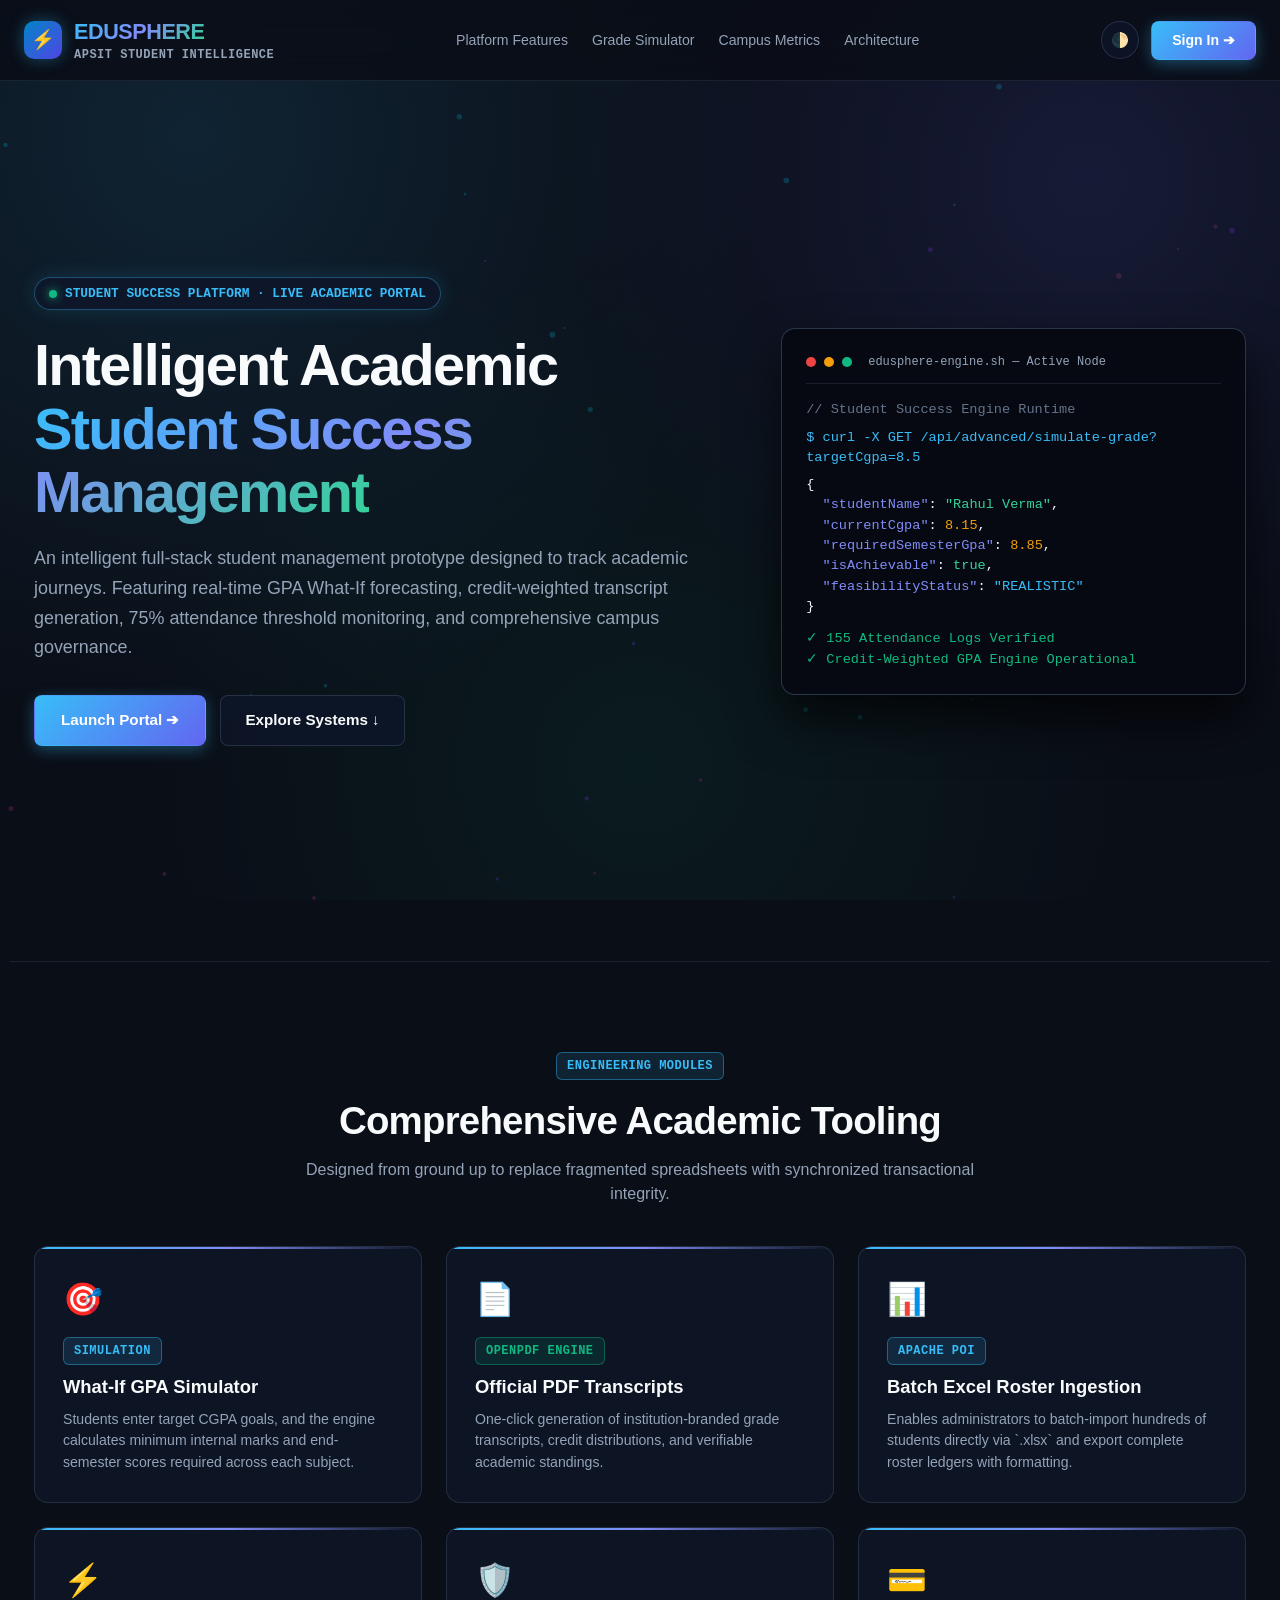
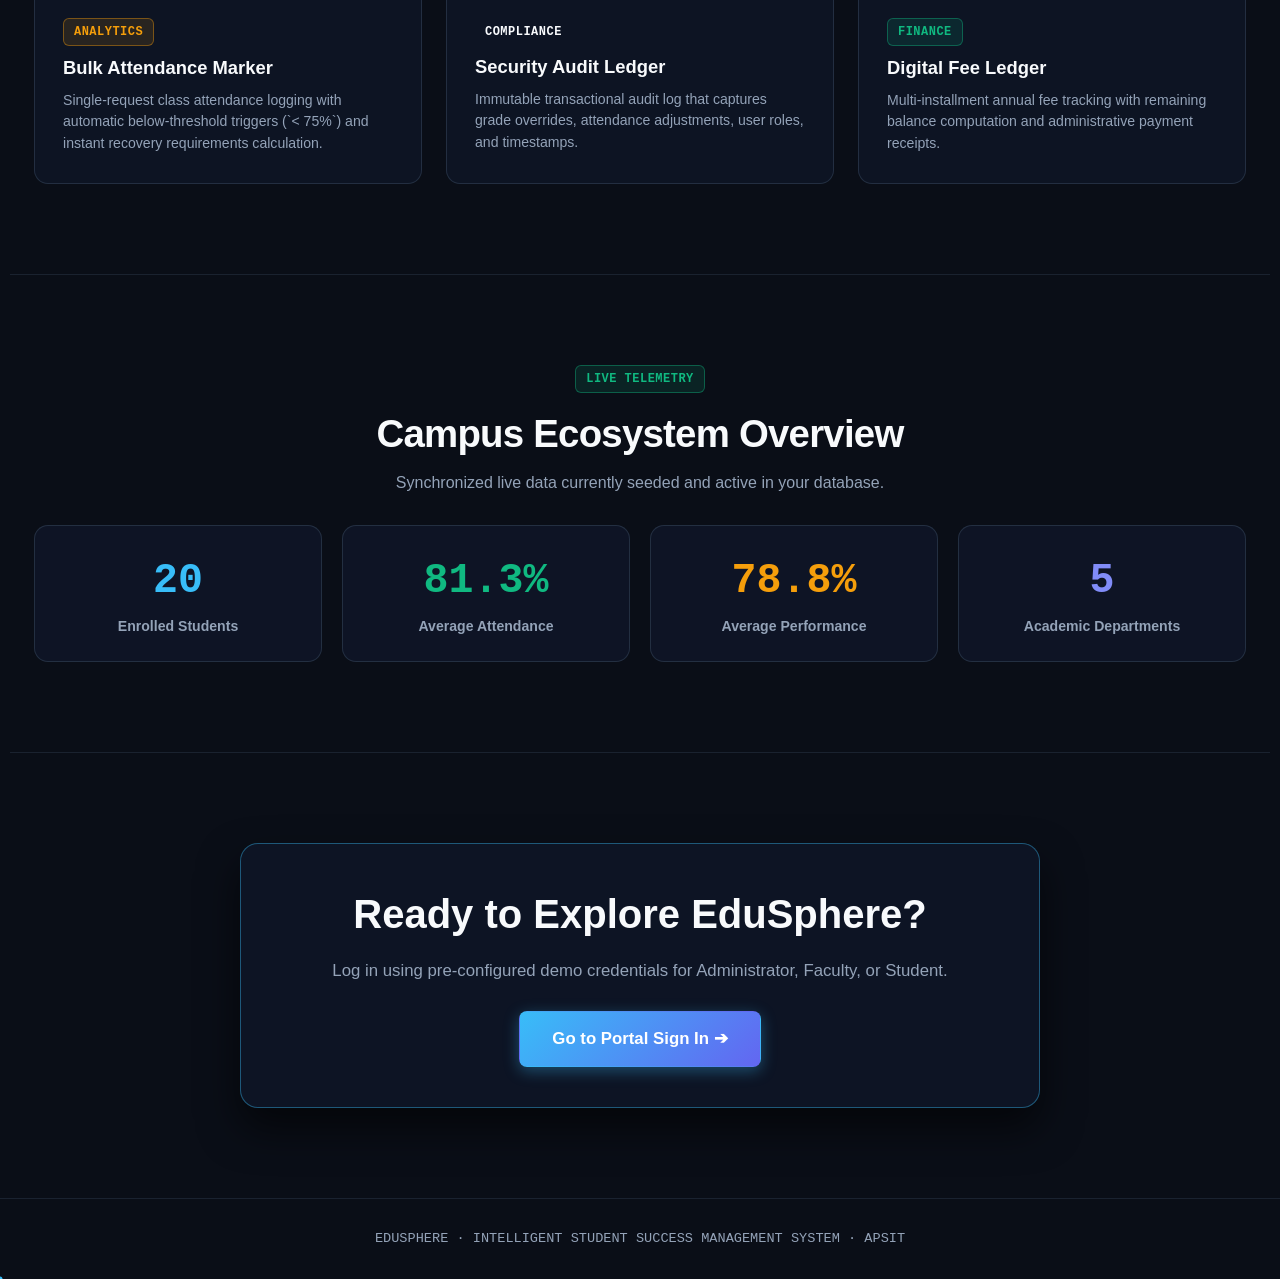
<file: index.html>
<!DOCTYPE html>
<html lang="en">
<head>
  <meta charset="UTF-8">
  <meta name="viewport" content="width=device-width, initial-scale=1.0">
  <title>EduSphere — Intelligent Student Success & Engineering Portal</title>
  <link rel="stylesheet" href="css/styles.css">
  <style>
    /* Coding Nexus Full-Page Scroll Sections */
    html {
      scroll-behavior: smooth;
    }
    .nexus-nav {
      position: sticky;
      top: 0;
      z-index: 50;
      background: rgba(10, 14, 23, 0.85);
      backdrop-filter: blur(16px);
      -webkit-backdrop-filter: blur(16px);
      border-bottom: 1px solid rgba(51, 65, 85, 0.4);
      padding: 16px 24px;
    }
    .nav-container {
      max-width: 1260px;
      margin: 0 auto;
      display: flex;
      justify-content: space-between;
      align-items: center;
    }
    .nav-links {
      display: flex;
      gap: 24px;
      align-items: center;
    }
    .nav-links a {
      color: var(--text-muted);
      text-decoration: none;
      font-size: 0.88rem;
      font-weight: 500;
      transition: color 0.2s ease;
    }
    .nav-links a:hover {
      color: #38bdf8;
    }
    .section-wrap {
      max-width: 1260px;
      margin: 0 auto;
      padding: 90px 24px;
      position: relative;
    }
    .hero-banner {
      display: grid;
      grid-template-columns: 1.2fr 0.8fr;
      gap: 50px;
      align-items: center;
      min-height: calc(100vh - 120px);
    }
    .tech-pill {
      display: inline-flex;
      align-items: center;
      gap: 8px;
      padding: 6px 14px;
      border-radius: 9999px;
      background: rgba(15, 23, 42, 0.85);
      border: 1px solid rgba(56, 189, 248, 0.35);
      color: #38bdf8;
      font-size: 0.8rem;
      font-weight: 600;
      font-family: var(--font-mono);
      margin-bottom: 24px;
      box-shadow: 0 0 20px rgba(56, 189, 248, 0.15);
    }
    .pulse-dot {
      width: 8px;
      height: 8px;
      border-radius: 50%;
      background: #10b981;
      box-shadow: 0 0 10px #10b981;
      animation: pulse 1.8s infinite;
    }
    @keyframes pulse {
      0%, 100% { opacity: 1; transform: scale(1); }
      50% { opacity: 0.4; transform: scale(0.85); }
    }
    .feature-grid {
      display: grid;
      grid-template-columns: repeat(3, 1fr);
      gap: 24px;
      margin-top: 40px;
    }
    .feature-card {
      background: rgba(15, 23, 42, 0.7);
      border: 1px solid rgba(51, 65, 85, 0.6);
      border-radius: 14px;
      padding: 28px;
      transition: all 0.25s ease;
      position: relative;
      overflow: hidden;
    }
    .feature-card:hover {
      border-color: rgba(56, 189, 248, 0.5);
      transform: translateY(-4px);
      box-shadow: 0 15px 35px rgba(0, 0, 0, 0.5);
    }
    .feature-card::before {
      content: '';
      position: absolute;
      top: 0;
      left: 0;
      width: 100%;
      height: 2px;
      background: linear-gradient(90deg, #38bdf8, #818cf8, transparent);
    }
    .metric-box {
      background: rgba(15, 23, 42, 0.8);
      border: 1px solid rgba(51, 65, 85, 0.6);
      border-radius: 14px;
      padding: 24px;
      text-align: center;
    }
    .metric-val {
      font-size: 2.6rem;
      font-weight: 800;
      color: #38bdf8;
      font-family: var(--font-mono);
      margin-bottom: 4px;
    }
    .code-terminal {
      background: #060911;
      border: 1px solid rgba(51, 65, 85, 0.8);
      border-radius: 14px;
      padding: 24px;
      font-family: var(--font-mono);
      font-size: 0.85rem;
      box-shadow: 0 25px 50px rgba(0, 0, 0, 0.7);
    }
    .terminal-header {
      display: flex;
      align-items: center;
      gap: 8px;
      margin-bottom: 16px;
      padding-bottom: 12px;
      border-bottom: 1px solid rgba(51, 65, 85, 0.4);
    }
    .terminal-dot {
      width: 10px;
      height: 10px;
      border-radius: 50%;
    }
    @media (max-width: 960px) {
      .hero-banner {
        grid-template-columns: 1fr;
        padding-top: 30px;
      }
      .feature-grid {
        grid-template-columns: 1fr;
      }
      .nav-links {
        display: none;
      }
    }
  </style>
</head>
<body>
  <canvas id="bg-canvas"></canvas>

  <!-- Sticky Navbar -->
  <header class="nexus-nav">
    <div class="nav-container">
      <div class="brand-title" style="display:flex; align-items:center; gap:12px;">
        <div style="width:38px; height:38px; border-radius:10px; background:linear-gradient(135deg, #0284c7, #4f46e5); display:flex; align-items:center; justify-content:center; font-size:1.2rem; box-shadow:0 0 15px rgba(56, 189, 248, 0.35);">
          ⚡
        </div>
        <div>
          <span class="gradient-text" style="font-size:1.35rem; font-weight:800; letter-spacing:-0.02em;">EDUSPHERE</span>
          <span style="font-size:0.75rem; color:var(--text-muted); display:block; font-family:var(--font-mono); margin-top:-2px;">APSIT STUDENT INTELLIGENCE</span>
        </div>
      </div>

      <nav class="nav-links">
        <a href="#features">Platform Features</a>
        <a href="#simulator">Grade Simulator</a>
        <a href="#metrics">Campus Metrics</a>
        <a href="#architecture">Architecture</a>
      </nav>

      <div style="display:flex; align-items:center; gap:12px;">
        <button id="theme-toggle-btn" class="btn btn-secondary btn-icon" onclick="toggleTheme()" title="Toggle Theme" style="padding:8px 12px;">🌓</button>
        <a href="/login.html" class="btn btn-primary" style="padding:8px 20px; font-size:0.88rem;">Sign In ➔</a>
      </div>
    </div>
  </header>

  <!-- SECTION 1: HERO SECTION -->
  <section class="section-wrap" style="padding-top:40px; padding-bottom:60px;">
    <div class="hero-banner">
      <div>
        <div class="tech-pill">
          <span class="pulse-dot"></span>
          <span>STUDENT SUCCESS PLATFORM · LIVE ACADEMIC PORTAL</span>
        </div>

        <h1 style="font-size:3.6rem; line-height:1.1; margin-bottom:20px; font-weight:800; letter-spacing:-0.03em;">
          Intelligent Academic<br>
          <span class="gradient-text">Student Success Management</span>
        </h1>

        <p style="font-size:1.12rem; color:var(--text-muted); margin-bottom:32px; line-height:1.65;">
          An intelligent full-stack student management prototype designed to track academic journeys. Featuring real-time GPA What-If forecasting, credit-weighted transcript generation, 75% attendance threshold monitoring, and comprehensive campus governance.
        </p>

        <div style="display:flex; gap:14px; flex-wrap:wrap;">
          <a href="/login.html" class="btn btn-primary" style="padding:13px 26px; font-size:0.95rem;">
            Launch Portal ➔
          </a>
          <a href="#features" class="btn btn-secondary" style="padding:13px 24px; font-size:0.95rem;">
            Explore Systems ↓
          </a>
        </div>
      </div>

      <!-- Live Code/Terminal Preview -->
      <div class="code-terminal">
        <div class="terminal-header">
          <div class="terminal-dot" style="background:#ef4444;"></div>
          <div class="terminal-dot" style="background:#f59e0b;"></div>
          <div class="terminal-dot" style="background:#10b981;"></div>
          <span style="font-size:0.75rem; color:var(--text-muted); margin-left:8px;">edusphere-engine.sh — Active Node</span>
        </div>
        <div style="color:#64748b; margin-bottom:8px;">// Student Success Engine Runtime</div>
        <div style="color:#38bdf8; margin-bottom:6px;">$ curl -X GET /api/advanced/simulate-grade?targetCgpa=8.5</div>
        <div style="color:#f8fafc; margin-bottom:12px;">{<br>
        &nbsp;&nbsp;<span style="color:#818cf8;">"studentName"</span>: <span style="color:#34d399;">"Rahul Verma"</span>,<br>
        &nbsp;&nbsp;<span style="color:#818cf8;">"currentCgpa"</span>: <span style="color:#f59e0b;">8.15</span>,<br>
        &nbsp;&nbsp;<span style="color:#818cf8;">"requiredSemesterGpa"</span>: <span style="color:#f59e0b;">8.85</span>,<br>
        &nbsp;&nbsp;<span style="color:#818cf8;">"isAchievable"</span>: <span style="color:#34d399;">true</span>,<br>
        &nbsp;&nbsp;<span style="color:#818cf8;">"feasibilityStatus"</span>: <span style="color:#38bdf8;">"REALISTIC"</span><br>
        }</div>
        <div style="color:#10b981;">✓ 155 Attendance Logs Verified</div>
        <div style="color:#10b981;">✓ Credit-Weighted GPA Engine Operational</div>
      </div>
    </div>
  </section>

  <!-- SECTION 2: PLATFORM CORE FEATURES -->
  <section id="features" class="section-wrap" style="border-top:1px solid rgba(51, 65, 85, 0.4);">
    <div style="text-align:center; max-width:700px; margin:0 auto 20px;">
      <span class="badge badge-info" style="margin-bottom:12px;">ENGINEERING MODULES</span>
      <h2 style="font-size:2.4rem; font-weight:800; letter-spacing:-0.02em;">Comprehensive Academic Tooling</h2>
      <p style="color:var(--text-muted); font-size:1rem; margin-top:8px;">
        Designed from ground up to replace fragmented spreadsheets with synchronized transactional integrity.
      </p>
    </div>

    <div class="feature-grid">
      <div class="feature-card">
        <div style="font-size:2rem; margin-bottom:14px;">🎯</div>
        <span class="badge badge-info" style="margin-bottom:8px;">SIMULATION</span>
        <h3 style="font-size:1.15rem; margin-bottom:8px;">What-If GPA Simulator</h3>
        <p style="color:var(--text-muted); font-size:0.88rem; line-height:1.55;">
          Students enter target CGPA goals, and the engine calculates minimum internal marks and end-semester scores required across each subject.
        </p>
      </div>

      <div class="feature-card">
        <div style="font-size:2rem; margin-bottom:14px;">📄</div>
        <span class="badge badge-active" style="margin-bottom:8px;">OPENPDF ENGINE</span>
        <h3 style="font-size:1.15rem; margin-bottom:8px;">Official PDF Transcripts</h3>
        <p style="color:var(--text-muted); font-size:0.88rem; line-height:1.55;">
          One-click generation of institution-branded grade transcripts, credit distributions, and verifiable academic standings.
        </p>
      </div>

      <div class="feature-card">
        <div style="font-size:2rem; margin-bottom:14px;">📊</div>
        <span class="badge badge-info" style="margin-bottom:8px;">APACHE POI</span>
        <h3 style="font-size:1.15rem; margin-bottom:8px;">Batch Excel Roster Ingestion</h3>
        <p style="color:var(--text-muted); font-size:0.88rem; line-height:1.55;">
          Enables administrators to batch-import hundreds of students directly via `.xlsx` and export complete roster ledgers with formatting.
        </p>
      </div>

      <div class="feature-card">
        <div style="font-size:2rem; margin-bottom:14px;">⚡</div>
        <span class="badge badge-warning" style="margin-bottom:8px;">ANALYTICS</span>
        <h3 style="font-size:1.15rem; margin-bottom:8px;">Bulk Attendance Marker</h3>
        <p style="color:var(--text-muted); font-size:0.88rem; line-height:1.55;">
          Single-request class attendance logging with automatic below-threshold triggers (`< 75%`) and instant recovery requirements calculation.
        </p>
      </div>

      <div class="feature-card">
        <div style="font-size:2rem; margin-bottom:14px;">🛡️</div>
        <span class="badge badge-danger" style="margin-bottom:8px;">COMPLIANCE</span>
        <h3 style="font-size:1.15rem; margin-bottom:8px;">Security Audit Ledger</h3>
        <p style="color:var(--text-muted); font-size:0.88rem; line-height:1.55;">
          Immutable transactional audit log that captures grade overrides, attendance adjustments, user roles, and timestamps.
        </p>
      </div>

      <div class="feature-card">
        <div style="font-size:2rem; margin-bottom:14px;">💳</div>
        <span class="badge badge-active" style="margin-bottom:8px;">FINANCE</span>
        <h3 style="font-size:1.15rem; margin-bottom:8px;">Digital Fee Ledger</h3>
        <p style="color:var(--text-muted); font-size:0.88rem; line-height:1.55;">
          Multi-installment annual fee tracking with remaining balance computation and administrative payment receipts.
        </p>
      </div>
    </div>
  </section>

  <!-- SECTION 3: CAMPUS METRICS -->
  <section id="metrics" class="section-wrap" style="border-top:1px solid rgba(51, 65, 85, 0.4);">
    <div style="text-align:center; max-width:700px; margin:0 auto 30px;">
      <span class="badge badge-active" style="margin-bottom:12px;">LIVE TELEMETRY</span>
      <h2 style="font-size:2.4rem; font-weight:800; letter-spacing:-0.02em;">Campus Ecosystem Overview</h2>
      <p style="color:var(--text-muted); font-size:1rem; margin-top:8px;">
        Synchronized live data currently seeded and active in your database.
      </p>
    </div>

    <div style="display:grid; grid-template-columns:repeat(4, 1fr); gap:20px;">
      <div class="metric-box">
        <div class="metric-val" id="metric-students">20</div>
        <div style="color:var(--text-muted); font-size:0.88rem; font-weight:600;">Enrolled Students</div>
      </div>
      <div class="metric-box">
        <div class="metric-val" id="metric-attendance" style="color:#10b981;">81.3%</div>
        <div style="color:var(--text-muted); font-size:0.88rem; font-weight:600;">Average Attendance</div>
      </div>
      <div class="metric-box">
        <div class="metric-val" id="metric-marks" style="color:#f59e0b;">78.8%</div>
        <div style="color:var(--text-muted); font-size:0.88rem; font-weight:600;">Average Performance</div>
      </div>
      <div class="metric-box">
        <div class="metric-val" id="metric-faculty" style="color:#818cf8;">5</div>
        <div style="color:var(--text-muted); font-size:0.88rem; font-weight:600;">Academic Departments</div>
      </div>
    </div>
  </section>

  <!-- SECTION 4: CALL TO ACTION -->
  <section class="section-wrap" style="border-top:1px solid rgba(51, 65, 85, 0.4); text-align:center;">
    <div style="max-width:800px; margin:0 auto; padding:40px; background:rgba(15, 23, 42, 0.75); border:1px solid rgba(56, 189, 248, 0.4); border-radius:18px; box-shadow:0 20px 40px rgba(0,0,0,0.6);">
      <h2 style="font-size:2.5rem; font-weight:800; margin-bottom:14px;">Ready to Explore EduSphere?</h2>
      <p style="color:var(--text-muted); font-size:1.05rem; margin-bottom:28px;">
        Log in using pre-configured demo credentials for Administrator, Faculty, or Student.
      </p>
      <a href="/login.html" class="btn btn-primary" style="padding:14px 32px; font-size:1.05rem;">
        Go to Portal Sign In ➔
      </a>
    </div>
  </section>

  <!-- Footer -->
  <footer style="border-top:1px solid rgba(51, 65, 85, 0.4); padding:30px 24px; text-align:center; font-size:0.85rem; color:var(--text-muted); font-family:var(--font-mono);">
    EDUSPHERE · INTELLIGENT STUDENT SUCCESS MANAGEMENT SYSTEM · APSIT
  </footer>

  <script src="js/api.js"></script>
  <script src="js/auth.js"></script>
  <script src="js/dashboard.js"></script>
  <script src="js/cursor.js"></script>
  <script>
    function toggleTheme() {
      const current = document.documentElement.getAttribute('data-theme');
      const next = current === 'light' ? 'dark' : 'light';
      document.documentElement.setAttribute('data-theme', next);
      localStorage.setItem('student360_theme', next);
    }
    const savedTheme = localStorage.getItem('student360_theme') || 'dark';
    document.documentElement.setAttribute('data-theme', savedTheme);

    Dashboard.initParticles();
  </script>
</body>
</html>
</file>
<file: css/styles.css>
/* EduSphere — Modern Tech Dark Theme Inspired by Coding Nexus */
:root {
  --bg-dark: #0a0e17;
  --bg-gradient: radial-gradient(circle at 15% 15%, rgba(56, 189, 248, 0.12) 0%, transparent 45%),
                 radial-gradient(circle at 85% 20%, rgba(99, 102, 241, 0.14) 0%, transparent 40%),
                 radial-gradient(circle at 50% 85%, rgba(16, 185, 129, 0.08) 0%, transparent 50%),
                 #0a0e17;
  --card-bg: rgba(15, 23, 42, 0.72);
  --card-hover: rgba(30, 41, 59, 0.85);
  --border: rgba(51, 65, 85, 0.65);
  --border-glow: rgba(56, 189, 248, 0.5);
  --text: #f8fafc;
  --text-muted: #94a3b8;
  --primary: #38bdf8;
  --primary-glow: rgba(56, 189, 248, 0.35);
  --secondary: #6366f1;
  --success: #10b981;
  --warning: #f59e0b;
  --danger: #ef4444;
  --sidebar-w: 260px;
  --sidebar-collapsed: 72px;
  --radius: 14px;
  --radius-sm: 8px;
  --shadow: 0 20px 40px -15px rgba(0, 0, 0, 0.65);
  --transition: all 0.2s cubic-bezier(0.4, 0, 0.2, 1);
  --font-mono: ui-monospace, SFMono-Regular, Menlo, Monaco, Consolas, "Liberation Mono", monospace;
}

[data-theme="light"] {
  --bg-dark: #f8fafc;
  --bg-gradient: radial-gradient(circle at 10% 20%, rgba(56, 189, 248, 0.08) 0%, transparent 40%),
                 radial-gradient(circle at 90% 80%, rgba(99, 102, 241, 0.06) 0%, transparent 40%),
                 #f1f5f9;
  --card-bg: rgba(255, 255, 255, 0.9);
  --card-hover: rgba(255, 255, 255, 1);
  --border: rgba(203, 213, 225, 0.8);
  --border-glow: rgba(56, 189, 248, 0.4);
  --text: #0f172a;
  --text-muted: #64748b;
  --shadow: 0 15px 35px -10px rgba(15, 23, 42, 0.1);
}

* {
  margin: 0;
  padding: 0;
  box-sizing: border-box;
}

body {
  font-family: -apple-system, BlinkMacSystemFont, "Segoe UI", Roboto, "Helvetica Neue", Arial, sans-serif;
  background: var(--bg-gradient);
  background-attachment: fixed;
  color: var(--text);
  min-height: 100vh;
  line-height: 1.5;
  overflow-x: hidden;
  cursor: none;
}

/* ── Custom Circular Cursor ────────────────────────────────── */
#custom-cursor {
  position: fixed;
  width: 22px;
  height: 22px;
  border: 2px solid var(--primary);
  border-radius: 50%;
  pointer-events: none;
  z-index: 99999;
  transform: translate(-50%, -50%);
  transition: width 0.18s ease, height 0.18s ease, border-color 0.18s ease, background 0.18s ease;
  box-shadow: 0 0 12px rgba(56, 189, 248, 0.55);
  will-change: left, top;
}
#custom-cursor.cursor-hover {
  width: 40px;
  height: 40px;
  border-color: var(--secondary);
  background: rgba(56, 189, 248, 0.08);
  box-shadow: 0 0 20px rgba(99, 102, 241, 0.5);
}
#custom-cursor-dot {
  position: fixed;
  width: 5px;
  height: 5px;
  background: var(--primary);
  border-radius: 50%;
  pointer-events: none;
  z-index: 100000;
  transform: translate(-50%, -50%);
  transition: background 0.15s ease;
}

/* Hide default cursors on interactive elements */
a, button, [onclick], select, input[type="checkbox"],
input[type="radio"], label, .nav-link, .btn, .sidebar-item {
  cursor: none !important;
}


/* Background Particle Canvas */
#bg-canvas {
  position: fixed;
  top: 0;
  left: 0;
  width: 100vw;
  height: 100vh;
  pointer-events: none;
  z-index: 0;
  opacity: 0.6;
}

/* Glassmorphism Containers */
.glass {
  background: var(--card-bg);
  backdrop-filter: blur(16px);
  -webkit-backdrop-filter: blur(16px);
  border: 1px solid var(--border);
  border-radius: var(--radius);
  box-shadow: var(--shadow);
  transition: var(--transition);
}

.glass:hover {
  border-color: var(--border-glow);
}

/* 3D Tilt Wrapper */
.tilt-card {
  transform-style: preserve-3d;
  transition: transform 0.15s ease-out, box-shadow 0.2s ease;
}

/* Typography & Badges */
h1, h2, h3, h4, h5, h6 {
  font-weight: 700;
  color: var(--text);
}

.gradient-text {
  background: linear-gradient(135deg, #38bdf8, #818cf8, #34d399);
  -webkit-background-clip: text;
  -webkit-text-fill-color: transparent;
}

.badge {
  display: inline-flex;
  align-items: center;
  gap: 5px;
  padding: 4px 10px;
  border-radius: 6px;
  font-size: 0.75rem;
  font-weight: 600;
  letter-spacing: 0.04em;
  text-transform: uppercase;
  font-family: var(--font-mono);
}

.badge-active, .badge-paid, .badge-present {
  background: rgba(16, 185, 129, 0.12);
  color: #10b981;
  border: 1px solid rgba(16, 185, 129, 0.4);
}

.badge-inactive, .badge-absent, .badge-urgent {
  background: rgba(239, 68, 68, 0.12);
  color: #ef4444;
  border: 1px solid rgba(239, 68, 68, 0.4);
}

.badge-warning, .badge-partially-paid, .badge-late, .badge-important {
  background: rgba(245, 158, 11, 0.12);
  color: #f59e0b;
  border: 1px solid rgba(245, 158, 11, 0.4);
}

.badge-info, .badge-pending, .badge-normal {
  background: rgba(56, 189, 248, 0.12);
  color: #38bdf8;
  border: 1px solid rgba(56, 189, 248, 0.4);
}

.badge-role-admin {
  background: rgba(236, 72, 153, 0.12);
  color: #ec4899;
  border: 1px solid rgba(236, 72, 153, 0.4);
}

.badge-role-teacher {
  background: rgba(129, 140, 248, 0.12);
  color: #818cf8;
  border: 1px solid rgba(129, 140, 248, 0.4);
}

.badge-role-student {
  background: rgba(56, 189, 248, 0.12);
  color: #38bdf8;
  border: 1px solid rgba(56, 189, 248, 0.4);
}

/* Buttons */
.btn {
  display: inline-flex;
  align-items: center;
  justify-content: center;
  gap: 8px;
  padding: 10px 18px;
  font-size: 0.9rem;
  font-weight: 600;
  border-radius: var(--radius-sm);
  cursor: pointer;
  border: 1px solid transparent;
  transition: var(--transition);
  text-decoration: none;
  font-family: inherit;
}

.btn-primary {
  background: linear-gradient(135deg, var(--primary), #6366f1);
  color: white;
  box-shadow: 0 4px 15px var(--primary-glow);
}

.btn-primary:hover {
  transform: translateY(-2px);
  box-shadow: 0 6px 20px rgba(124, 58, 237, 0.5);
}

.btn-secondary {
  background: var(--card-bg);
  border-color: var(--border);
  color: var(--text);
}

.btn-secondary:hover {
  background: var(--card-hover);
  border-color: var(--border-glow);
  transform: translateY(-2px);
}

.btn-danger {
  background: rgba(239, 68, 68, 0.2);
  border-color: rgba(239, 68, 68, 0.4);
  color: #f87171;
}

.btn-danger:hover {
  background: #ef4444;
  color: white;
  transform: translateY(-2px);
}

.btn-sm {
  padding: 6px 12px;
  font-size: 0.8rem;
  border-radius: 8px;
}

.btn-icon {
  width: 38px;
  height: 38px;
  padding: 0;
  border-radius: 50%;
  display: inline-flex;
  align-items: center;
  justify-content: center;
}

/* Form Controls */
.form-group {
  margin-bottom: 16px;
  position: relative;
}

.form-label {
  display: block;
  font-size: 0.82rem;
  font-weight: 600;
  color: var(--text-muted);
  margin-bottom: 6px;
}

.form-control, .form-select {
  width: 100%;
  padding: 11px 14px;
  background: rgba(255, 255, 255, 0.04);
  border: 1px solid var(--border);
  border-radius: var(--radius-sm);
  color: var(--text);
  font-size: 0.92rem;
  font-family: inherit;
  transition: var(--transition);
  outline: none;
}

.form-control:focus, .form-select:focus {
  border-color: var(--primary);
  box-shadow: 0 0 0 3px var(--primary-glow);
  background: rgba(255, 255, 255, 0.08);
}

.form-select option {
  background: var(--bg-dark);
  color: var(--text);
}

.field-error {
  color: var(--danger);
  font-size: 0.78rem;
  margin-top: 4px;
}

/* App Layout */
.app-container {
  display: flex;
  min-height: 100vh;
  position: relative;
  z-index: 1;
}

/* Sidebar */
.sidebar {
  width: var(--sidebar-w);
  background: rgba(15, 23, 42, 0.65);
  backdrop-filter: blur(20px);
  -webkit-backdrop-filter: blur(20px);
  border-right: 1px solid var(--border);
  display: flex;
  flex-direction: column;
  position: fixed;
  top: 0;
  bottom: 0;
  left: 0;
  z-index: 100;
  transition: width 0.3s cubic-bezier(0.4, 0, 0.2, 1);
}

.sidebar.collapsed {
  width: var(--sidebar-collapsed);
}

.sidebar-header {
  padding: 24px 20px;
  display: flex;
  align-items: center;
  justify-content: space-between;
  border-bottom: 1px solid var(--border);
}

.brand-title {
  font-size: 1.25rem;
  font-weight: 800;
  letter-spacing: 0.5px;
  display: flex;
  align-items: center;
  gap: 10px;
}

.brand-icon {
  width: 36px;
  height: 36px;
  border-radius: 10px;
  background: linear-gradient(135deg, var(--primary), var(--secondary));
  display: flex;
  align-items: center;
  justify-content: center;
  font-size: 1.2rem;
  color: white;
  box-shadow: 0 4px 12px var(--primary-glow);
  flex-shrink: 0;
}

.sidebar-nav {
  flex: 1;
  padding: 16px 12px;
  overflow-y: auto;
  display: flex;
  flex-direction: column;
  gap: 4px;
}

.nav-link {
  display: flex;
  align-items: center;
  gap: 14px;
  padding: 12px 14px;
  color: var(--text-muted);
  text-decoration: none;
  border-radius: var(--radius-sm);
  font-weight: 500;
  font-size: 0.92rem;
  transition: var(--transition);
  cursor: pointer;
  white-space: nowrap;
}

.nav-link:hover {
  background: var(--card-hover);
  color: var(--text);
  transform: translateX(3px);
}

.nav-link.active {
  background: linear-gradient(135deg, rgba(124, 58, 237, 0.25), rgba(6, 182, 212, 0.15));
  border: 1px solid var(--border-glow);
  color: var(--text);
  font-weight: 600;
}

.nav-icon {
  font-size: 1.2rem;
  width: 24px;
  text-align: center;
  flex-shrink: 0;
}

.sidebar.collapsed .nav-text,
.sidebar.collapsed .brand-title span,
.sidebar.collapsed .user-info {
  display: none;
}

.sidebar-footer {
  padding: 16px;
  border-top: 1px solid var(--border);
  display: flex;
  align-items: center;
  gap: 12px;
}

.user-avatar {
  width: 40px;
  height: 40px;
  border-radius: 50%;
  background: linear-gradient(135deg, #6366f1, #ec4899);
  display: flex;
  align-items: center;
  justify-content: center;
  font-weight: 700;
  color: white;
  flex-shrink: 0;
}

.user-info {
  overflow: hidden;
}

.user-name {
  font-weight: 600;
  font-size: 0.88rem;
  white-space: nowrap;
  text-overflow: ellipsis;
  overflow: hidden;
}

.user-role {
  font-size: 0.75rem;
  color: var(--text-muted);
}

/* Main Content Area */
.main-wrapper {
  flex: 1;
  margin-left: var(--sidebar-w);
  display: flex;
  flex-direction: column;
  min-height: 100vh;
  transition: margin-left 0.3s cubic-bezier(0.4, 0, 0.2, 1);
}

.sidebar.collapsed ~ .main-wrapper {
  margin-left: var(--sidebar-collapsed);
}

/* Top Navbar */
.topbar {
  height: 70px;
  background: rgba(15, 23, 42, 0.5);
  backdrop-filter: blur(16px);
  -webkit-backdrop-filter: blur(16px);
  border-bottom: 1px solid var(--border);
  display: flex;
  align-items: center;
  justify-content: space-between;
  padding: 0 30px;
  position: sticky;
  top: 0;
  z-index: 90;
}

.topbar-left {
  display: flex;
  align-items: center;
  gap: 16px;
}

.topbar-right {
  display: flex;
  align-items: center;
  gap: 16px;
}

.content-body {
  padding: 30px;
  flex: 1;
}

/* Dashboard Stats Grid */
.stats-grid {
  display: grid;
  grid-template-columns: repeat(auto-fit, minmax(220px, 1fr));
  gap: 20px;
  margin-bottom: 30px;
}

.stat-card {
  padding: 24px;
  display: flex;
  align-items: center;
  gap: 18px;
  position: relative;
  overflow: hidden;
}

.stat-card::after {
  content: '';
  position: absolute;
  top: -50%;
  right: -50%;
  width: 100%;
  height: 100%;
  background: radial-gradient(circle, var(--stat-glow, rgba(124, 58, 237, 0.15)), transparent 70%);
  pointer-events: none;
}

.stat-icon-wrap {
  width: 52px;
  height: 52px;
  border-radius: 14px;
  display: flex;
  align-items: center;
  justify-content: center;
  font-size: 1.6rem;
  background: rgba(255, 255, 255, 0.05);
  border: 1px solid var(--border);
  flex-shrink: 0;
}

.stat-content {
  flex: 1;
}

.stat-number {
  font-size: 2rem;
  font-weight: 800;
  line-height: 1.1;
  margin-bottom: 4px;
}

.stat-label {
  font-size: 0.82rem;
  font-weight: 500;
  color: var(--text-muted);
  text-transform: uppercase;
  letter-spacing: 0.5px;
}

/* Charts & Analytics Row */
.charts-grid {
  display: grid;
  grid-template-columns: 1fr 1fr;
  gap: 24px;
  margin-bottom: 30px;
}

.chart-card {
  padding: 24px;
  display: flex;
  flex-direction: column;
}

.chart-header {
  display: flex;
  align-items: center;
  justify-content: space-between;
  margin-bottom: 18px;
}

.chart-canvas-wrap {
  position: relative;
  width: 100%;
  height: 260px;
}

/* Tables */
.table-card {
  padding: 24px;
  margin-bottom: 30px;
}

.table-header-controls {
  display: flex;
  flex-wrap: wrap;
  align-items: center;
  justify-content: space-between;
  gap: 14px;
  margin-bottom: 20px;
}

.table-filter-group {
  display: flex;
  align-items: center;
  gap: 10px;
  flex-wrap: wrap;
}

.table-responsive {
  width: 100%;
  overflow-x: auto;
}

table.data-table {
  width: 100%;
  border-collapse: separate;
  border-spacing: 0;
  font-size: 0.9rem;
}

table.data-table th {
  padding: 12px 16px;
  text-align: left;
  font-size: 0.78rem;
  font-weight: 600;
  text-transform: uppercase;
  letter-spacing: 0.5px;
  color: var(--text-muted);
  border-bottom: 1px solid var(--border);
  background: rgba(255, 255, 255, 0.02);
}

table.data-table td {
  padding: 14px 16px;
  border-bottom: 1px solid rgba(255, 255, 255, 0.05);
  vertical-align: middle;
}

table.data-table tbody tr {
  transition: var(--transition);
}

table.data-table tbody tr:hover {
  background: rgba(255, 255, 255, 0.04);
}

/* Pagination Controls */
.pagination-wrap {
  display: flex;
  align-items: center;
  justify-content: space-between;
  margin-top: 20px;
  padding-top: 15px;
  border-top: 1px solid var(--border);
}

.pagination-controls {
  display: flex;
  align-items: center;
  gap: 6px;
}

/* Profile 3D Card */
.profile-grid {
  display: grid;
  grid-template-columns: 340px 1fr;
  gap: 24px;
}

.profile-card {
  padding: 30px;
  text-align: center;
  display: flex;
  flex-direction: column;
  align-items: center;
}

.profile-avatar-lg {
  width: 100px;
  height: 100px;
  border-radius: 50%;
  background: linear-gradient(135deg, var(--primary), var(--secondary));
  display: flex;
  align-items: center;
  justify-content: center;
  font-size: 2.5rem;
  font-weight: 800;
  color: white;
  margin-bottom: 16px;
  box-shadow: 0 10px 30px var(--primary-glow);
}

.profile-details-grid {
  display: grid;
  grid-template-columns: 1fr 1fr;
  gap: 16px;
  text-align: left;
  width: 100%;
  margin-top: 24px;
  padding-top: 20px;
  border-top: 1px solid var(--border);
}

.profile-field-label {
  font-size: 0.75rem;
  color: var(--text-muted);
  text-transform: uppercase;
}

.profile-field-value {
  font-size: 0.95rem;
  font-weight: 600;
}

/* Timetable Grid */
.timetable-grid {
  display: grid;
  grid-template-columns: repeat(5, 1fr);
  gap: 16px;
}

.day-column {
  background: rgba(255, 255, 255, 0.02);
  border: 1px solid var(--border);
  border-radius: var(--radius);
  padding: 16px;
  display: flex;
  flex-direction: column;
  gap: 12px;
}

.day-header {
  font-weight: 700;
  text-align: center;
  padding-bottom: 10px;
  border-bottom: 1px solid var(--border);
  color: var(--secondary);
}

.slot-card {
  padding: 12px;
  border-radius: 10px;
  background: rgba(255, 255, 255, 0.04);
  border: 1px solid rgba(255, 255, 255, 0.08);
  transition: var(--transition);
}

.slot-card:hover {
  transform: translateY(-2px);
  border-color: var(--secondary);
}

.slot-time {
  font-size: 0.75rem;
  font-weight: 600;
  color: var(--secondary);
}

.slot-subject {
  font-weight: 700;
  font-size: 0.88rem;
  margin: 4px 0;
}

.slot-meta {
  font-size: 0.75rem;
  color: var(--text-muted);
}

/* Modal System */
.modal-overlay {
  position: fixed;
  top: 0;
  left: 0;
  width: 100vw;
  height: 100vh;
  background: rgba(0, 0, 0, 0.65);
  backdrop-filter: blur(8px);
  -webkit-backdrop-filter: blur(8px);
  display: flex;
  align-items: center;
  justify-content: center;
  z-index: 1000;
  opacity: 0;
  visibility: hidden;
  transition: var(--transition);
}

.modal-overlay.active {
  opacity: 1;
  visibility: visible;
}

.modal-dialog {
  width: 90%;
  max-width: 580px;
  max-height: 90vh;
  overflow-y: auto;
  padding: 30px;
  transform: scale(0.9) translateY(20px);
  transition: var(--transition);
}

.modal-overlay.active .modal-dialog {
  transform: scale(1) translateY(0);
}

.modal-header {
  display: flex;
  align-items: center;
  justify-content: space-between;
  margin-bottom: 20px;
  padding-bottom: 12px;
  border-bottom: 1px solid var(--border);
}

/* Toast System */
.toast-container {
  position: fixed;
  bottom: 24px;
  right: 24px;
  display: flex;
  flex-direction: column;
  gap: 10px;
  z-index: 2000;
}

.toast {
  padding: 14px 20px;
  border-radius: var(--radius-sm);
  background: rgba(15, 23, 42, 0.9);
  backdrop-filter: blur(16px);
  border: 1px solid var(--border);
  box-shadow: 0 10px 30px rgba(0, 0, 0, 0.4);
  color: var(--text);
  display: flex;
  align-items: center;
  gap: 12px;
  min-width: 280px;
  animation: slideInRight 0.3s ease;
  transition: var(--transition);
}

.toast.toast-success { border-color: var(--success); }
.toast.toast-error { border-color: var(--danger); }
.toast.toast-warning { border-color: var(--warning); }

@keyframes slideInRight {
  from { transform: translateX(100%); opacity: 0; }
  to { transform: translateX(0); opacity: 1; }
}

/* Responsive Media Queries */
@media (max-width: 1024px) {
  .charts-grid { grid-template-columns: 1fr; }
  .profile-grid { grid-template-columns: 1fr; }
  .timetable-grid { grid-template-columns: repeat(2, 1fr); }
}

@media (max-width: 768px) {
  .sidebar {
    transform: translateX(-100%);
  }
  .sidebar.mobile-open {
    transform: translateX(0);
    width: var(--sidebar-w);
  }
  .main-wrapper {
    margin-left: 0 !important;
  }
  .stats-grid { grid-template-columns: 1fr; }
  .timetable-grid { grid-template-columns: 1fr; }
  .content-body { padding: 16px; }
}
</file>
